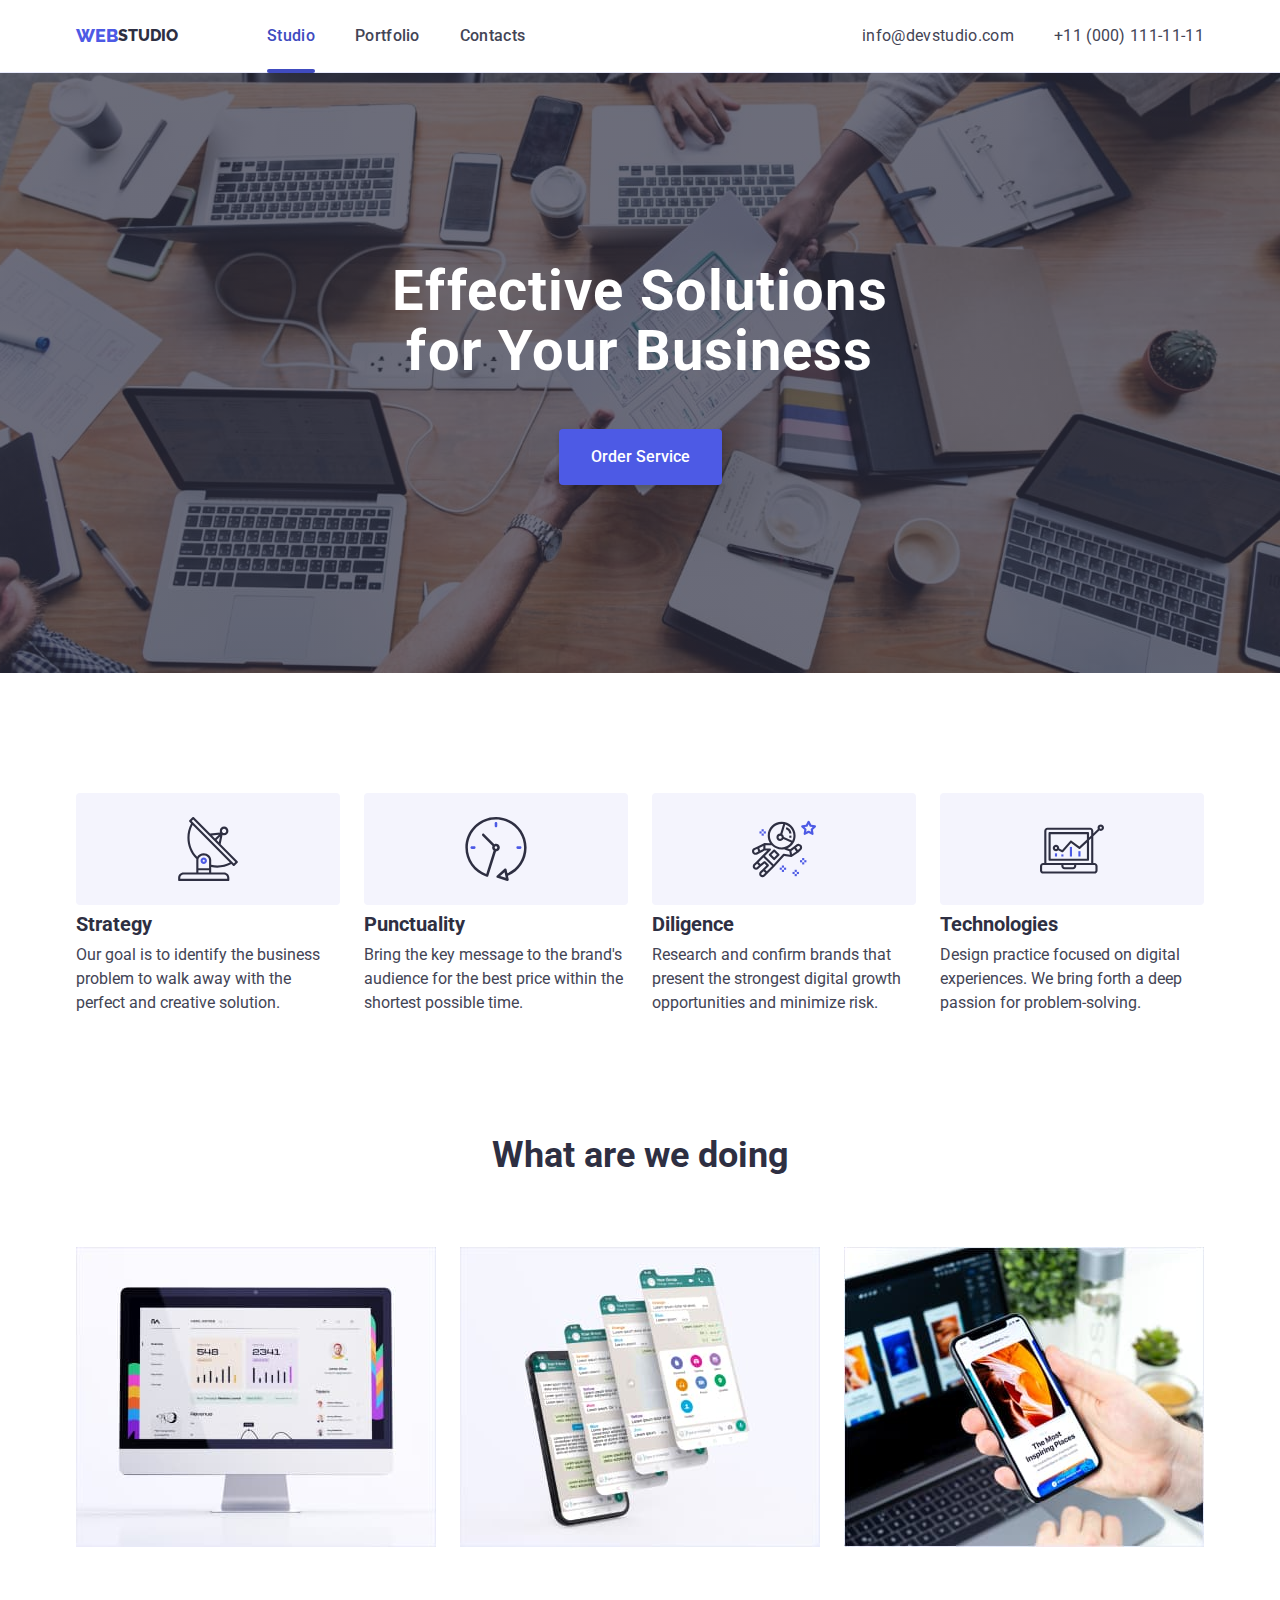
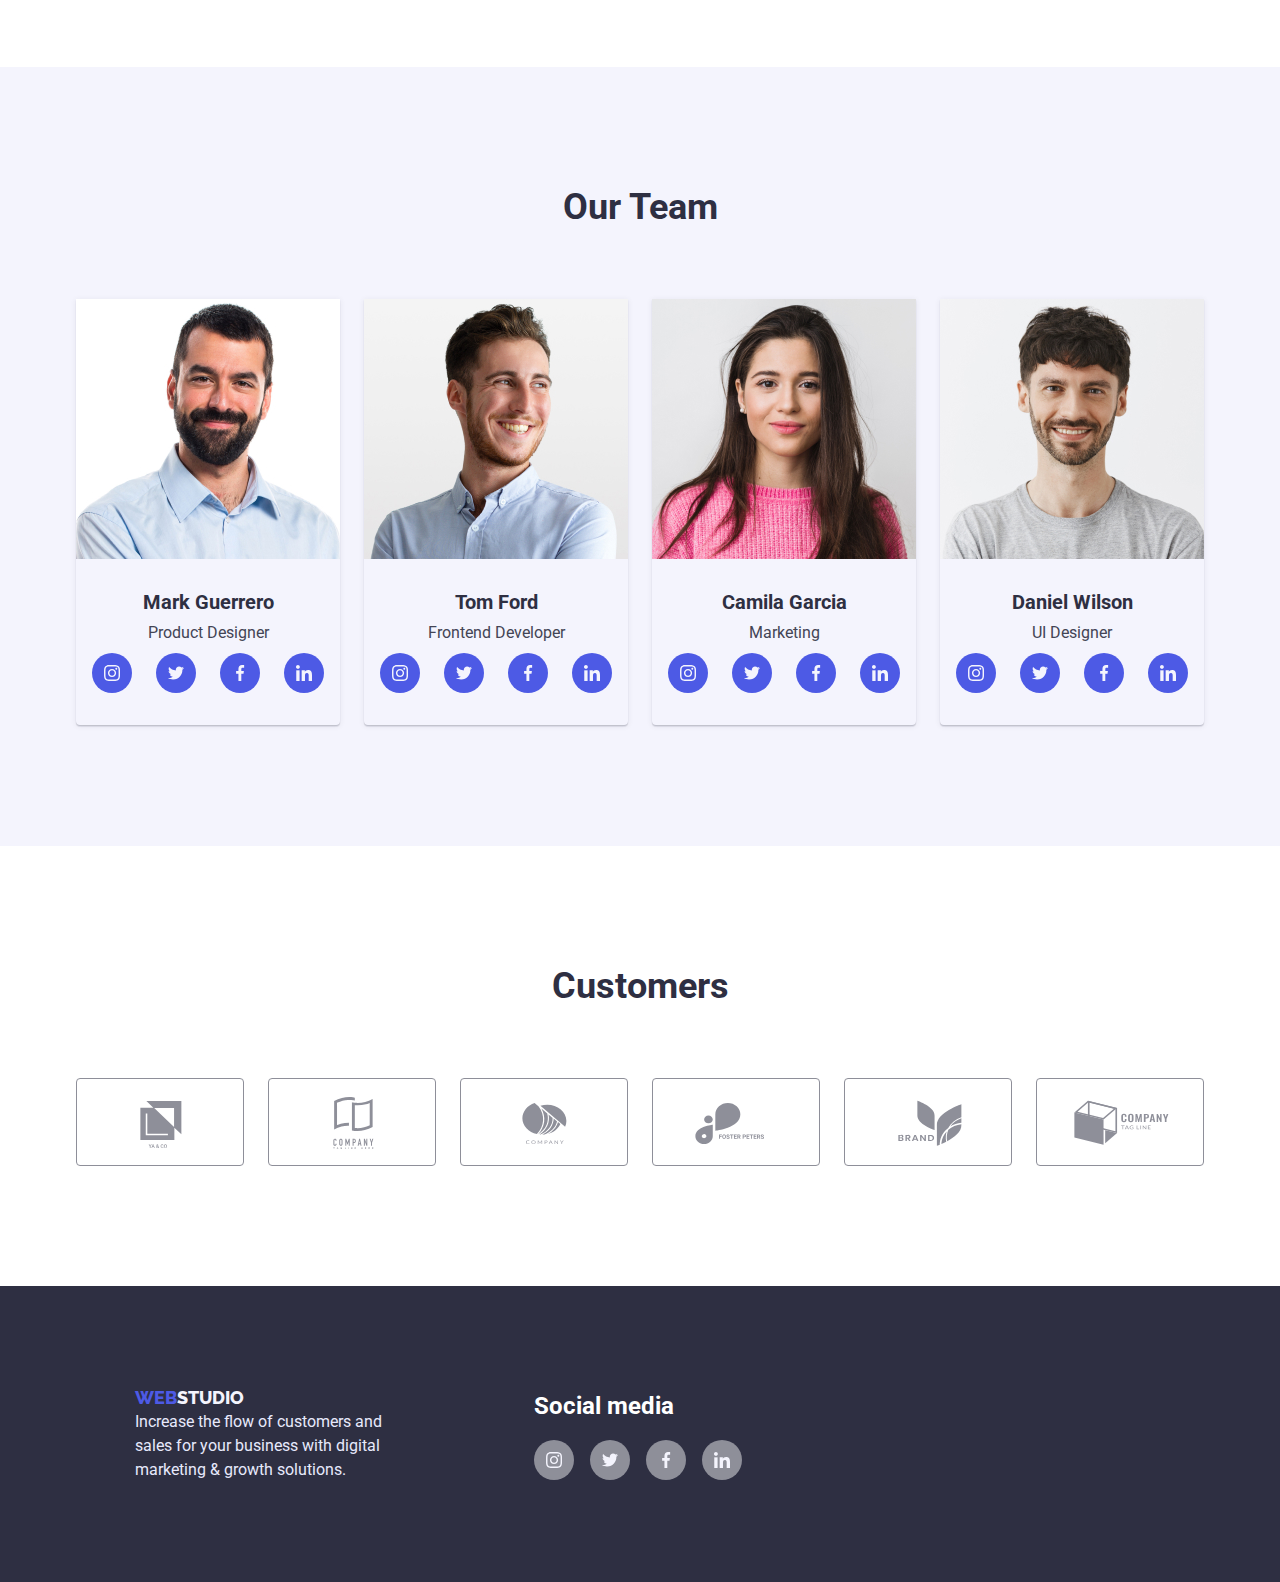
<file: index.html>
<!DOCTYPE html>
<html lang="en">
  <head>
    <meta charset="UTF-8" />
    <meta http-equiv="X-UA-Compatible" content="IE=edge" />
    <meta name="viewport" content="width=device-width, initial-scale=1.0" />
    <title>WebStudio</title>
    <link rel="preconnect" href="https://fonts.googleapis.com" />
    <link rel="preconnect" href="https://fonts.gstatic.com" crossorigin />
    <link
      href="https://fonts.googleapis.com/css2?family=Raleway:wght@800&family=Roboto:wght@400;500;700&display=swap"
      rel="stylesheet"/>
    <link
      rel="stylesheet"
      href="https://cdnjs.cloudflare.com/ajax/libs/modern-normalize/1.1.0/modern-normalize.min.css"/>
    <link rel="stylesheet" href="./css/styles.css" />
  </head>

  <body>
    <!--Header-->
    <header class="page-header">
      <div class="container page-header-container">
        <nav class="navigation">
          <a href="./index.html" class="logo">
            <span class="logo-web">WEB</span>STUDIO</a>
          <ul class="site-nav">
            <li class="site-link"><a href="" class="link current">Studio</a></li>
            <li class="site-link">
              <a href="./portfolio.html" class="link">Portfolio</a>
            </li>
            <li class="site-link"><a href="" class="link">Contacts</a></li>
          </ul>
        </nav>
        <!--Contacts-->
        <address>
          <ul class="site-address">
            <li>
              <a href="mailto:info@devstudio.com" class="address-mail"
                >info@devstudio.com</a>
            </li>
            <li>
              <a href="tel:+110001111111" class="address-phone"
                >+11 (000) 111-11-11</a>
            </li>
          </ul>
        </address>
      </div>
    </header>

    <!--Main-->
    <main>
      <!--HeroSection1-->
      <section class="hero">
      
        <div class="container hero-blok">
          <h1 class="hero-titel">Effective Solutions for Your Business</h1>
          <button data-modal-open type="button" class="main-button">Order Service</button>
        </div>
     
      </section>

      <!--Section2-->
      <section class="section section-work">
        <div class="container">
          <h2 class="visually-hidden">Work Ethics and Adventages</h2>
          <ul class="work-list">
            <li class="work-item item">
              <div class="item-box">
                <svg class="svg-ad" width="64" height="64"> 
                  <use href="./images/symbol-defs.svg#icon-antenna1"> </use>
                </svg> 
              </div>
              <h3 class="team-pics-title">Strategy</h3>
              <p class="section-p">
                Our goal is to identify the business problem to walk away with
                the perfect and creative solution.
              </p>
            </li>

            <li class="work-item item">
              <div class="item-box"> 
                <svg class="svg-ad" width="64" height="64">
                  <use href="./images/symbol-defs.svg#icon-clock1">
                  </use> </svg>
              </div>
              <h3 class="team-pics-title">Punctuality</h3>
              <p class="section-p">
                Bring the key message to the brand's audience for the best price
                within the shortest possible time.
              </p>
            </li>

            <li class="work-item item">
              <div class="item-box">
                <svg class="svg-ad" width="64" height="64">
                 <use href="./images/symbol-defs.svg#icon-astronaut1">
                 </use></svg> 
              </div>
              <h3 class="team-pics-title">Diligence</h3>
              <p class="section-p">
                Research and confirm brands that present the strongest digital
                growth opportunities and minimize risk.
              </p>
            </li>

            <li class="work-item item">
              <div class="item-box"> 
                <svg class="svg-ad" width="64" height="64">
                  <use href="./images/symbol-defs.svg#icon-diagram1">
                  </use></svg>
              </div>
              <h3 class="team-pics-title">Technologies</h3>
              <p class="section-p">
                Design practice focused on digital experiences. We bring forth a
                deep passion for problem-solving.
              </p>
            </li>
          </ul>
        </div>
      </section>

      <!-- Section3-->
      <section class="section section-examp">
        <div class="container">
          <h2 class="section-titel section-discription">What are we doing</h2>
          <ul class="examples">
            <li class="section-examp-pics">
              <img src="./images/img1.jpg" alt="compute screen" width="360" />
            </li>
            <li class="section-examp-pics">
              <img
                src="./images/img2.jpg"
                alt="cell phone screen"
                width="360"
              />
            </li>
            <li class="section-examp-pics">
              <img
                src="./images/img3.jpg"
                alt="cell phone held ih the hand"
                width="360"
              />
            </li>
          </ul>
        </div>
      </section>

      <!--Section4-->
      <section class="section section-team">
        <div class="container container-team">
          <h2 class="section-title section-discription">Our Team</h2>
          <ul class="team">
            <li class="team-pics">
              <img
                src="./images/TeamCart.jpg"
                alt="pictire of a man in mid fourties"
                width="264"/>
              <div class="team-content">
                <h3 class="team-pics-title">Mark Guerrero</h3>
                <p class="section-p">Product Designer</p>
                <ul class="social-media">
              
                  <li class="social-media-list">
                    <a href="#" href="#" class="social-media-link social-media-link-instagram"> 
                      <svg class="social-media-icon" width="16" height="16"> 
                        <use href="./images/symbol-defs.svg#icon-instagram"></use>
                      </svg>
                    </a>
                  </li>
               

                  <li class="social-media-list">
                     <a href="#" href="#" class="social-media-link social-media-link-twitter"> 
                      <svg class="social-media-icon" width="16" height="16"> 
                        <use href="./images/symbol-defs.svg#icon-twitter"></use>
                      </svg>
                    </a>
                  </li>

                  <li class="social-media-list">
                     <a href="#" href="#" class="social-media-link social-media-link-facebook"> 
                      <svg class="social-media-icon" width="16" height="16"> 
                        <use href="./images/symbol-defs.svg#icon-facebook"></use>
                      </svg>
                    </a>
                  </li>

                  <li class="social-media-list">
                     <a href="#" href="#" class="social-media-link social-media-link-linkedin"> 
                      <svg class="social-media-icon" width="16" height="16"> 
                        <use href="./images/symbol-defs.svg#icon-linkedin"></use>
                      </svg>
                    </a>
                  </li>
                </ul>
              </div>
            </li>

            <li class="team-pics">
              <img
                src="./images/TeamCart2.jpg"
                alt="picture of a men in his thirties"
                width="264"/>
              <div class="team-content">
                <h3 class="team-pics-title">Tom Ford</h3>
                <p class="section-p">Frontend Developer</p>
                <ul class="social-media">
                  <li class="social-media-list">
                     <a href="#" class="social-media-link social-media-link-instagram"> 
                      <svg class="social-media-icon" width="16" height="16"> 
                        <use href="./images/symbol-defs.svg#icon-instagram"></use>
                      </svg>
                    </a>
                  </li>

                  <li class="social-media-list">
                     <a href="#" class="social-media-link social-media-link-twitter"> 
                      <svg class="social-media-icon" width="16" height="16"> 
                        <use href="./images/symbol-defs.svg#icon-twitter"></use>
                      </svg>
                    </a>
                  </li>

                  <li class="social-media-list">
                     <a href="#" class="social-media-link social-media-link-facebook"> 
                      <svg class="social-media-icon" width="16" height="16"> 
                        <use href="./images/symbol-defs.svg#icon-facebook"></use>
                      </svg>
                    </a>
                  </li>

                  <li class="social-media-list">
                     <a href="#" class="social-media-link social-media-link-linkedin"> 
                      <svg class="social-media-icon" width="16" height="16"> 
                        <use href="./images/symbol-defs.svg#icon-linkedin"></use>
                      </svg>
                    </a>
                  </li>
                </ul>
              </div>
            </li>

            <li class="team-pics">
              <img
                src="./images/TeamCart3.jpg"
                alt="picture of a women in her thirties"
                width="264"/>
              <div class="team-content">
                <h3 class="team-pics-title">Camila Garcia</h3>
                <p class="section-p">Marketing</p>
                <ul class="social-media">
                  <li class="social-media-list">
                     <a href="#" class="social-media-link social-media-link-instagram"> 
                      <svg class="social-media-icon" width="16" height="16"> 
                        <use href="./images/symbol-defs.svg#icon-instagram"></use>
                      </svg>
                    </a>
                  </li>

                  <li class="social-media-list">
                     <a href="#" class="social-media-link social-media-link-twitter"> 
                      <svg class="social-media-icon" width="16" height="16"> 
                        <use href="./images/symbol-defs.svg#icon-twitter"></use>
                      </svg>
                    </a>
                  </li>

                  <li class="social-media-list">
                     <a href="#" class="social-media-link social-media-link-facebook"> 
                      <svg class="social-media-icon" width="16" height="16"> 
                        <use href="./images/symbol-defs.svg#icon-facebook"></use>
                      </svg>
                    </a>
                  </li>

                  <li class="social-media-list">
                     <a href="#" class="social-media-link social-media-link-linkedin"> 
                      <svg class="social-media-icon" width="16" height="16"> 
                        <use href="./images/symbol-defs.svg#icon-linkedin"></use>
                      </svg>
                    </a>
                  </li>
                </ul>
              </div>
            </li>

            <li class="team-pics">
              <img
                src="./images/TeamCart4.jpg"
                alt="picture of a men in his thirties"
                width="264"/>
              <div class="team-content">
                <h3 class="team-pics-title">Daniel Wilson</h3>
                <p class="section-p">UI Designer</p>
                <ul class="social-media">
                  <li class="social-media-list">
                     <a href="#" class="social-media-link social-media-link-instagram"> 
                      <svg class="social-media-icon" width="16" height="16"> 
                        <use href="./images/symbol-defs.svg#icon-instagram"></use>
                      </svg>
                    </a>
                  </li>

                  <li class="social-media-list">
                     <a href="#" class="social-media-link social-media-link-twitter"> 
                      <svg class="social-media-icon" width="16" height="16"> 
                        <use href="./images/symbol-defs.svg#icon-twitter"></use>
                      </svg>
                    </a>
                  </li>

                  <li class="social-media-list">
                     <a href="#" class="social-media-link social-media-link-facebook"> 
                      <svg class="social-media-icon" width="16" height="16"> 
                        <use href="./images/symbol-defs.svg#icon-facebook"></use>
                      </svg>
                    </a>
                  </li>

                  <li class="social-media-list">
                     <a href="#"class="social-media-link social-media-link-linkedin"> 
                      <svg class="social-media-icon" width="16" height="16"> 
                        <use href="./images/symbol-defs.svg#icon-linkedin"></use>
                      </svg>
                    </a>
                  </li>
                </ul>
              </div>
            </li>
          </ul>
        </div>
      </section>
      <!-- Section5/ Customers-->
      <section class="section">
        <div class="container">
        <h2 class="section-title section-discription">Customers</h2>
        <ul class="customers">

          <li class="customers-list"> 
            <a href="#" class="customers-list-icon"> 
            <svg class="customers-icon" width="104" height="56"> 
              <use href="./images/symbol-defs.svg#icon-Customer1"> 
              </use>
            </svg>
          </a>
          </li>

          <li class="customers-list">
             <a href="#" class="customers-list-icon"> 
              <svg class="customers-icon" width="104" height="56">
                <use href="./images/symbol-defs.svg#icon-Customer2"> 
                </use> 
              </svg>
              </a>
               </li>

          <li class="customers-list">
             <a href="#" class="customers-list-icon"> 
              <svg class="customers-icon" width="104" height="56">
                <use href="./images/symbol-defs.svg#icon-Customer3"> 
                </use>  
              </svg>
             </a>
               </li>

          <li class="customers-list">
             <a href="#" class="customers-list-icon"> 
              <svg class="customers-icon" width="104" height="56"> 
                <use href="./images/symbol-defs.svg#icon-Customer4"> 
                </use> 
              </svg>
              </a>
               </li>

          <li class="customers-list">
             <a href="#" class="customers-list-icon"> 
              <svg class="customers-icon" width="104" height="56">
                <use href="./images/symbol-defs.svg#icon-Customer5"> 
                </use>  
              </svg>
              </a>
               </li>

          <li class="customers-list">
             <a href="#" class="customers-list-icon"> 
              <svg class="customers-icon" width="104" height="56">
                <use href="./images/symbol-defs.svg#icon-Customer6"> 
                </use>  
              </svg>
              </a>
               </li>
        </ul>
      </div>
      </section>
    </main>
     <!-- Modal-->

    <div class="backdrop is-hidden" data-modal>
      <div class="modal">
          <button data-modal-close type="button" class="modal-btn"> 
          <svg class="modal-btn-svg" width="8" height="8">
            <use href="./images/symbol-defs.svg#icon-btn-modal-1"> 
            </use>
          </svg>
        </button>
      </div>
    </div>
    <!-- Footer-->
    <footer class="page-footer">
      <div class="container footer-container">
        <a href="./index.html" class="footer logo">
          <span class="logo-web">WEB</span>
          <span class="logo-studio">STUDIO</span></a>
        <p class="footer-p">
          Increase the flow of customers and sales for your business with
          digital marketing & growth solutions.
        </p>
      </div>
      
      <div class="social-media-wrapper">
        <h2 class="footer-section-title"> Social media</h2>
        <ul class="footer-social-media">
          <li class="footer-list">
            <a href="#" class="social-media-link social-media-link-instagram"> 
              <svg class="social-media-icon" width="40" height="40"> 
                <use href="./images/symbol-defs.svg#icon-instagram"></use>
              </svg>
            </a> 
          </li>

          <li class="footer-list">
            <a href="#" class="social-media-link social-media-link-twitter"> 
              <svg class="social-media-icon" width="40" height="40"> 
                <use href="./images/symbol-defs.svg#icon-twitter"></use>
              </svg>
            </a>
          </li>

          <li class="footer-list">
            <a href="#" class="social-media-link social-media-link-facebook"> 
              <svg class="social-media-icon" width="40" height="40"> 
                <use href="./images/symbol-defs.svg#icon-facebook"></use>
              </svg>
            </a>
          </li>

          <li class="footer-list">
            <a href="#"class="social-media-link social-media-link-linkedin"> 
              <svg class="social-media-icon" width="40" height="40"> 
                <use href="./images/symbol-defs.svg#icon-linkedin"></use>
              </svg>
            </a>
          </li>
        </ul>
      </div>
    </footer>
    <script src="./js/modal.js"></script>
  </body>
</html>
</file>
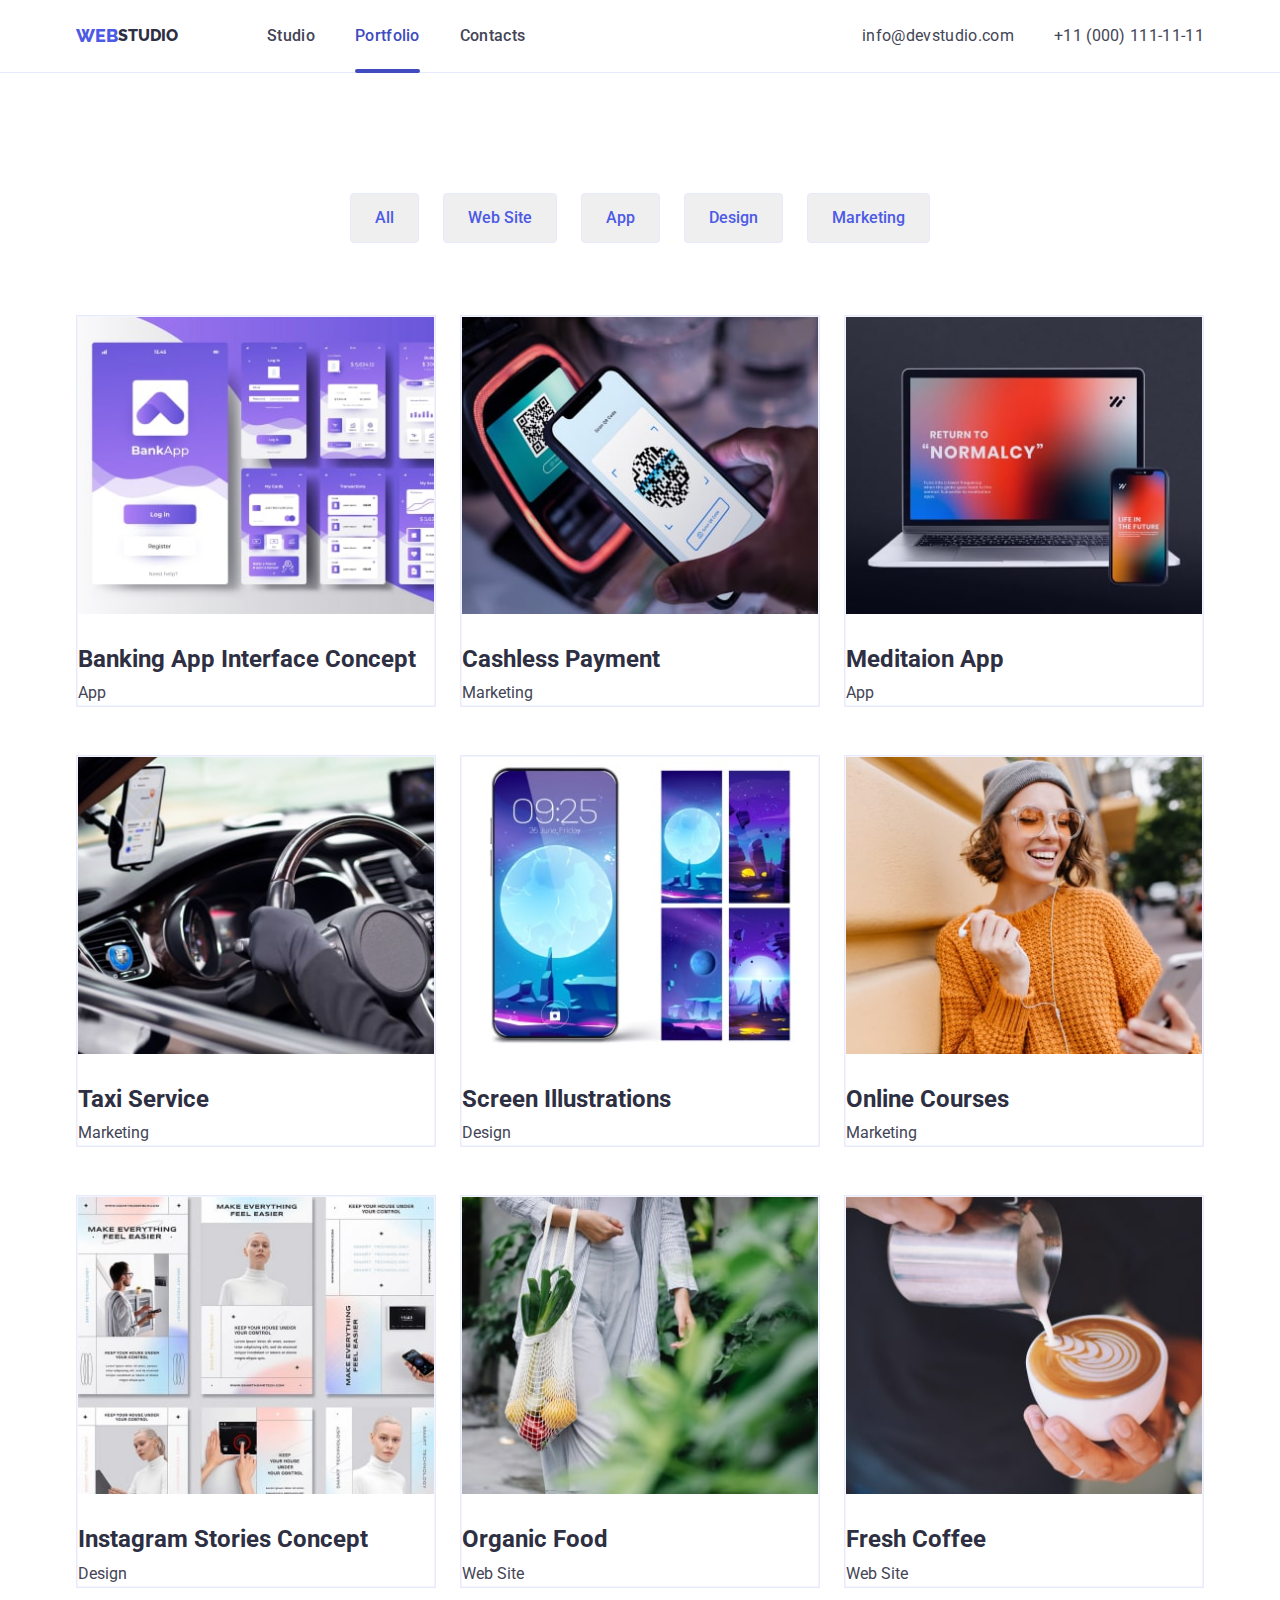
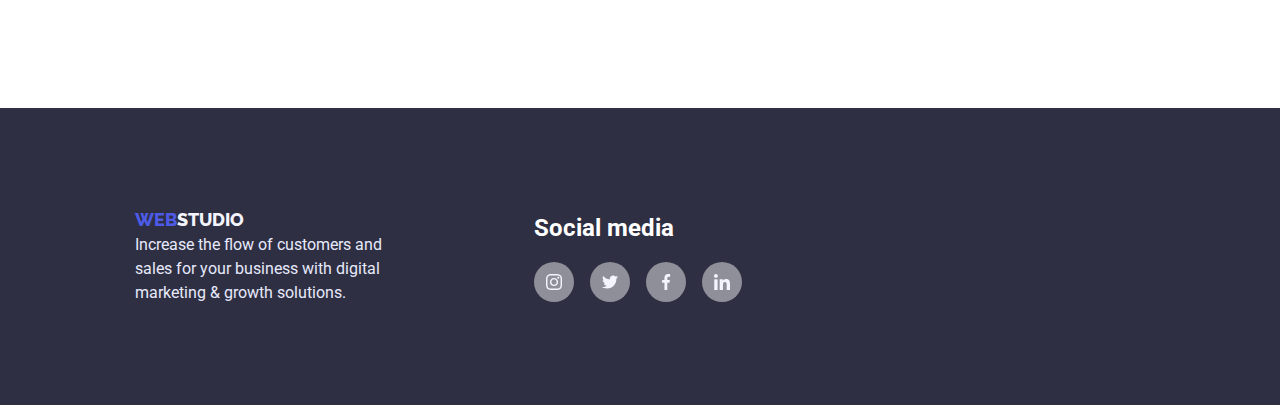
<file: portfolio.html>
<!DOCTYPE html>
<html lang="en">
<head>
<meta charset="UTF-8">
<meta http-equiv="X-UA-Compatible" content="IE=edge">
<meta name="viewport" content="width=device-width, initial-scale=1.0">
<title>WebStudio</title>
<link rel="preconnect" href="https://fonts.googleapis.com">
<link rel="preconnect" href="https://fonts.gstatic.com" crossorigin>
<link href="https://fonts.googleapis.com/css2?family=Roboto:wght@400;500;700&display=swap" rel="stylesheet">
<link rel="preconnect" href="https://fonts.googleapis.com">
<link rel="preconnect" href="https://fonts.gstatic.com" crossorigin>
<link href="https://fonts.googleapis.com/css2?family=Raleway:wght@800&family=Roboto:wght@400;500;700&display=swap" rel="stylesheet">
<link rel="stylesheet" href="https://cdnjs.cloudflare.com/ajax/libs/modern-normalize/1.1.0/modern-normalize.min.css">
<link rel="stylesheet" href="./css/styles.css">
</head>
<body>
    <!--Header-->
<header class="page-header">
    <div class="container page-header-container">
        <nav class="navigation">
            <a href="./index.html" class="logo">
                <span class="logo-web">WEB</span>STUDIO</a>
          <ul class="site-nav">
              <li class="site-link"><a href="" class="link">Studio</a> </li>
              <li class="site-link"><a href="" class="link current">Portfolio</a> </li>
              <li class="site-link"><a href="" class="link">Contacts</a> </li>
          </ul>
        </nav>
          <!--Contacts-->
          <address>
              <ul class="site-address">
                 <li>
                    <a href="mailto:info@devstudio.com" class="address-mail">info@devstudio.com</a>
                 </li>
                 <li>
                  <a href="tel:+110001111111" class="address-phone">+11 (000) 111-11-11</a>
                 </li>
              </ul>
          </address>
        </div>  
    </header>
    <!-- Main -->
    <main>
     <section class=" section section-container">
        <div class="container container-scrol">
          <!--Section-->
        <h1 class="visually-hidden">Portfolio</h1>
            <ul class="scrol">
                <li class="scrol-btn"><button type="button" 
                    class="secondary-button">All</button></li>
                <li class="scrol-btn"><button type="button" 
                    class="secondary-button">Web Site</button></li>
                <li class="scrol-btn"><button type="button" 
                    class="secondary-button">App</button></li>
                <li class="scrol-btn"><button type="button" 
                    class="secondary-button">Design</button></li>
                <li class="scrol-btn"><button type="button"
                     class="secondary-button">Marketing</button></li>
            </ul>
       

        <ul class="container-apps">
            <li class="apps-image">
              <a href="#" class="portfolio-app-link">
              <div class="portfolio-img-wrapper">
                <img src="./images/imgrow1-1-min.jpg"
                alt="mobile app"
                width="360"
                height="300">
                <p class="portfolio-overlay">
                  14 Stylish and User-Friendly App Design Concepts ·
                   Task Manager App · Calorie Tracker App · 
                   Exotic Fruit Ecommerce App · Cloud Storage App
                  </p>
              </div>
                <div class="apps-content">
                    <h2 class="section-title-apps section-title">Banking App Interface Concept</h2>
                        <p class="section-p">App</p>
                    </div>
                  </a>
            </li>

          
            <li class="apps-image">
              <a href="#" class="portfolio-app-link">
              <div class="portfolio-img-wrapper">
                <img src="./images/imgrow1-2-min.jpg
                " alt="mobile phone"
                width="360"
                height="300">
                <p class="portfolio-overlay">
                  14 Stylish and User-Friendly App Design Concepts ·
                   Task Manager App · Calorie Tracker App · 
                   Exotic Fruit Ecommerce App · Cloud Storage App
                  </p>
              </div>
                <div class="apps-content">
                    <h2 class="section-title-apps section-title">Cashless Payment </h2>
                        <p class="section-p">Marketing</p>
                </div>
              </a>
            </li>

            <li class="apps-image">
              <a href="#" class="portfolio-app-link">
              <div class="portfolio-img-wrapper">
                <img src="./images/imgrow1-3-min.jpg"
                 alt="computer screen"
                 width="360"
                 height="300">
                 <p class="portfolio-overlay">
                  14 Stylish and User-Friendly App Design Concepts ·
                   Task Manager App · Calorie Tracker App · 
                   Exotic Fruit Ecommerce App · Cloud Storage App
                  </p>
              </div>
                 <div class="apps-content">
                    <h2 class="section-title-apps section-title">Meditaion App</h2>
                        <p class="section-p">App</p>
                    </div>  
                  </a>    
            </li>
           
            <li class="apps-image">
              <a href="#" class="portfolio-app-link">
              <div class="portfolio-img-wrapper">
                <img src="./images/imgrow2-1-min.jpg"
                 alt="taxi service"
                 width="360"
                 height="300">
                 <p class="portfolio-overlay">
                  14 Stylish and User-Friendly App Design Concepts ·
                   Task Manager App · Calorie Tracker App · 
                   Exotic Fruit Ecommerce App · Cloud Storage App
                  </p>
              </div>
                 <div class="apps-content">
                    <h2 class="section-title-apps section-title">Taxi Service</h2>
                        <p class="section-p">Marketing</p>
                    </div> 
                  </a>  

            </li>
            <li class="apps-image">
              <a href="#" class="portfolio-app-link">
              <div class="portfolio-img-wrapper">
                <img src="./images/imgrow2-2-min.jpg"
                 alt="mobile app"
                 width="360"
                 height="300">
                 <p class="portfolio-overlay">
                  14 Stylish and User-Friendly App Design Concepts ·
                   Task Manager App · Calorie Tracker App · 
                   Exotic Fruit Ecommerce App · Cloud Storage App
                  </p>
              </div>
                 <div class="apps-content"> 
                    <h2 class="section-title-apps section-title">Screen Illustrations</h2>
                        <p class="section-p">Design</p>
                    </div>
                  </a>
            </li>

            <li class="apps-image"> 
              <a href="#" class="portfolio-app-link">
              <div class="portfolio-img-wrapper">
                <img src="./images/imgrow2-3-min.jpg" 
                alt="online Courses"
                width="360"
                 height="300">
                 <p class="portfolio-overlay">
                  14 Stylish and User-Friendly App Design Concepts ·
                   Task Manager App · Calorie Tracker App · 
                   Exotic Fruit Ecommerce App · Cloud Storage App
                  </p>
              </div>
                 <div class="apps-content">
                    <h2 class="section-title-apps section-title">Online Courses</h2>
                        <p class="section-p">Marketing</p>
                    </div>
                  </a>
            </li>
       
       
            <li class="apps-image">
              <a href="#" class="portfolio-app-link">
              <div class="portfolio-img-wrapper">
                <img src="./images/imgrow3-1-min.jpg"
                 alt="instagram stories"
                 width="360"
                 height="300">
                 <p class="portfolio-overlay">
                  14 Stylish and User-Friendly App Design Concepts ·
                   Task Manager App · Calorie Tracker App · 
                   Exotic Fruit Ecommerce App · Cloud Storage App
                  </p>
              </div>
                 <div class="apps-content">
                    <h2 class="section-title-apps section-title">Instagram Stories Concept</h2>
                        <p class="section-p">Design</p>
                    </div>
                  </a>
            </li>

            <li class="apps-image">
              <a href="#" class="portfolio-app-link">
              <div class="portfolio-img-wrapper">
                <img src="./images/imgrow3-2-min.jpg"
                 alt="fruits"
                 width="360"
                 height="300">
                 <p class="portfolio-overlay">
                  14 Stylish and User-Friendly App Design Concepts ·
                   Task Manager App · Calorie Tracker App · 
                   Exotic Fruit Ecommerce App · Cloud Storage App
                  </p>
              </div>
                 <div class="apps-content">
                    <h2 class="section-title-apps section-title">Organic Food</h2>
                        <p class="section-p">Web Site</p>
                    </div>
                  </a>
            </li>

            <li class="apps-image">
              <a href="#" class="portfolio-app-link">
              <div class="portfolio-img-wrapper">
                <img src="./images/imgrow3-3-min.jpg"
                 alt="coffee in the cup"
                width="360"
                 height="300">
                 <p class="portfolio-overlay">
                  14 Stylish and User-Friendly App Design Concepts ·
                   Task Manager App · Calorie Tracker App · 
                   Exotic Fruit Ecommerce App · Cloud Storage App
                  </p>
              </div>
                 <div class="apps-content"> 
                    <h2 class="section-title-apps section-title">Fresh Coffee</h2>
                        <p class="section-p">Web Site</p>
                    </div>
                  </a>
            </li>
        </ul>
    </div>
    </section>

    </main>
      <!-- Footer-->
      <footer class="page-footer">
        <div class="container footer-container"> 
        <a href="./index.html" class="footer-logo"> 
        <span class="logo-web">WEB</span><span class="logo-studio">STUDIO</span></a>
      </a>
        <p class="footer-p">Increase the flow of customers and sales for your business with digital marketing & growth solutions.</p>
       </div>
       
       <div class="social-media-wrapper">
        <h2 class="footer-section-title"> Social media</h2>
        <ul class="footer-social-media">
          <li class="footer-list">
            <a href="#" class="social-media-link social-media-link-instagram"> 
              <svg class="social-media-icon" width="40" height="40"> 
                <use href="./images/symbol-defs.svg#icon-instagram"></use>
              </svg>
            </a> 
          </li>

          <li class="footer-list">
            <a href="#" class="social-media-link social-media-link-twitter"> 
              <svg class="social-media-icon" width="40" height="40"> 
                <use href="./images/symbol-defs.svg#icon-twitter"></use>
              </svg>
            </a>
          </li>

          <li class="footer-list">
            <a href="#" class="social-media-link social-media-link-facebook"> 
              <svg class="social-media-icon" width="40" height="40"> 
                <use href="./images/symbol-defs.svg#icon-facebook"></use>
              </svg>
            </a>
          </li>

          <li class="footer-list">
            <a href="#"class="social-media-link social-media-link-linkedin"> 
              <svg class="social-media-icon" width="40" height="40"> 
                <use href="./images/symbol-defs.svg#icon-linkedin"></use>
              </svg>
            </a>
          </li>
        </ul>
      </div> 
    </footer>
</body>
</html>
</file>
<file: css/styles.css>
html {
  box-sizing: border-box;
}
*,
*::before,
*::after {
  box-sizing: inherit;
}

p.a {
  font-family: 'Roboto', sans-serif;
}
p.a {
  font-family: 'Raleway', sans-serif;
}

/*Primary Brand color(normal)CTAs
Focused
Active states
Links  color: #4D5AE5*/
/*Pressed state (hover) color #404BBF*/
/*Overlays Shadows Headings #2E2F42*/
/*-text-color:#434455*/
/*Subtle Text Helper text Deemphasized text #8E8F99
/*Accent color Hairlines Subtle backgrounds #E7E9FC*/
/*Light mode backgrounds Light mode Dialogs/alerts #F4F4FD*/
/*Overlay #2E2F42*/
/*Hero image background #2E2F42 */

:root {
  --hero-background-color: #2e2f42;
  --text-color: #434455;
  --headings-color: #2e2f42;
  --hover-color: #404bbf;
  --link-color: #4d5ae5;
  --background-color: #e5e5e5;
  --lolg-studio-color: #f4f4fd;
  --footer-text-color: #e7e9fc;
  --main-color: #ffffff;
  --border-color: #8e8f99;
  --hover-green: #31d0aa;
}
/* .container {
  margin-left: auto;  
  margin-right: auto;
  width: 1128px;
  padding-right: 15px;
  padding-left: 15px;
} */
h1,
h2,
h3,
h4,
h5,
h6,
p,
ul,
ol {
  margin: 0;
  padding: 0;
}

img,
svg {
  display: block;
  max-width: 100%;
  height: auto;
}
button {
  cursor: pointer;
}

.section {
  padding: 120px 0;
}

/* Header */

.page-header .container {
  display: flex;
  flex-wrap: wrap;
  align-items: center;
  justify-content: space-between;
}

.page-header {
  color: var(--lolg-studio-color);
  border-bottom: 1px solid var(--footer-text-color);
}

.container {
  max-width: 1158px;
  padding: 0 15px;
  margin: 0 auto;
}

.container .contaener-team {
  margin: 120px;
}

/* Logo */
.logo {
  position: relative;
  color: var(--headings-color);
  font-family: 'Raleway';
  font-style: normal;
  font-weight: 800;
  line-height: 24px;
  text-decoration: none;

  display: flex;
  flex-direction: row;
  align-items: center;

  width: 115px;
  height: 24px;
}

.logo-web {
  color: var(--link-color);
  font-family: 'Raleway';
  font-style: normal;
  font-weight: 800;
  font-size: 18px;
  line-height: 24px;
  text-decoration: none;
}
/* Navigation */
.link {
  position: relative;
  font-weight: 500;
  font-size: 16px;
  line-height: 24px;

  padding: 24px 0;

  letter-spacing: 0.02em;
  color: var(--text-color);
  text-decoration: none; 
}

.site-nav .link:hover,
.site-nav .link:focus {
  color: var(--hover-color);
  transition: color 250ms cubic-bezier(0.4, 0, 0.2, 1);
}

ul {
  list-style: none;
}

.site-link {
  padding: 24px 0;
  display: block;
}
.site-nav {
  display: flex;
  flex-direction: row;
  align-items: flex-start;
  padding: 0px;
  gap: 40px;
  margin-left: 76px;
}

.navigation,
.site-nav {
  display: flex;
  flex-direction: row;
  align-items: center;
}

.current {
  color: var(--hover-color);
}

.current::after {
  content: '';
  display: block;
  position: absolute;
  bottom: 0;
  left: 0;
  width: 100%;
  height: 4px;
  background-color: var(--hover-color);
  border-radius: 2px;
  bottom: -4px;
  left: 0;

}

/* Addres */
.site-address .address-mail {
  font-style: normal;
  font-weight: 400;
 
  line-height: 1.5;
  letter-spacing: 0.02em;
  color: var(--text-color);
  text-decoration: none;
  
}

.site-address .address-mail:hover,
.site-address .address-mail:focus {
  color: var(--hover-color);
  transition: color 250ms cubic-bezier(0.4, 0, 0.2, 1);
}

.site-address .address-phone {
  font-style: normal;
  line-height: 1.5;
  letter-spacing: 0.02em;
  color: var(--text-color);
  text-decoration: none;
  
}

.site-address .address-phone:hover,
.site-address .address-phone:focus {
  color: var(--hover-color);
  transition: color 250ms cubic-bezier(0.4, 0, 0.2, 1);
}

.site-address {
  display: flex;
  flex-direction: row;
  justify-content: flex-end;
  align-items: center;
  gap: 40px;
}

/* HeroSection1 */
.hero {
  text-align: center;
  padding: 188px 0;
  background-color: var(--hero-background-color);
  background-image: linear-gradient(
      rgba(46, 47, 66, 0.7),
      rgba(46, 47, 66, 0.7)
    ),
    url(../images/people-office.jpg);
  margin-left: auto;
  margin-right: auto;
  margin-top: auto;
  max-width: 1440px;
  background-repeat: no-repeat;
  background-position: center;
  background-size: cover;
}

.hero-blok {
  display: flex;
  flex-direction: column;
  align-items: center;
}
.hero-titel {
  font-size: 56px;
  line-height: 60px;
  color: var(--main-color);
  text-align: center;
  letter-spacing: 0.02em;
  max-width: 496px;
  margin-bottom: 48px;
}

/* Main Button */
.main-button {
  border: none;
  font-weight: 500;
  font-size: 16px;
  line-height: 24px;
  color: var(--main-color);
  background-color: var(--link-color);
  box-shadow: 0px 4px 4px rgba(0, 0, 0, 0.15);
  border-radius: 4px;
  padding: 16px 32px;
  text-align: center;
  transition: background-color 250ms cubic-bezier(0.4, 0, 0.2, 1);
}

.hero .main-button:hover,
.hero .main-button:focus {
  background: var(--hover-color);
  box-shadow: 0px 4px 4px rgba(0, 0, 0, 0.15);
  border-radius: 4px;
  transition: color 250ms cubic-bezier(0.4, 0, 0.2, 1);
}

/* Main */
/* Section2 */
body {
  font-family: Roboto, Georgia, 'Times New Roman', Times, sans-serif;
}

.section-discription .section-title {
  color: var(--headings-color);
}

.section-p {
  line-height: 1.5;
  color: var(--text-color);
}

.section-work {
  padding-bottom: 0;
}

.work-list {
  display: flex;
  gap: 24px;

  flex-wrap: wrap;
  width: 100%;
}

.work-item {
  flex-basis: calc((100% - 72px) / 4);
}

.item-box {
  display: flex;
  background-color: var(--lolg-studio-color);
  border-radius: 4px;
  margin-bottom: 8px;
  justify-content: center;
  align-items: center;

  height: 112px;
}

.team-pics-title {
  margin-bottom: 8px;
}

.svg-ad {
  display: block;
  object-fit: fill;
  fill: currentColor;
}

/*  Section 3 */

.section-discription {
  text-align: center;
  margin-bottom: 72px;
  color: var(--headings-color);
}
.team-pics-title {
  font-size: 20px;
  line-height: 1.11;

  margin-bottom: 8px;
  color: var(--headings-color);
}

.examples {
  display: flex;
  gap: 24px;
  flex-wrap: wrap;
  align-items: center;
}

.section-examp-pics {
  flex-basis: calc((100% - 48px) / 3);
}

/* Section 4 */
.section .section-team {
  background-color: var(--lolg-studio-color);
  height: 732px;
  margin: 120px;
}
.section-team {
  background: var(--lolg-studio-color);
}

.section-discription {
  font-size: 36px;
  line-height: 40px;
}

.team {
  display: flex;
  gap: 24px;
  flex-direction: row;
  flex-wrap: wrap;
}

.team-pics {
  flex-basis: calc((100% - 72px) / 4);
  text-align: center;
  box-shadow: 0px 1px 6px rgba(46, 47, 66, 0.08),
    0px 1px 1px rgba(46, 47, 66, 0.16), 0px 2px 1px rgba(46, 47, 66, 0.08);
  border-radius: 0px 0px 4px 4px;
  min-width: 250px;
}
.section-team {
  border-bottom: 1px solid var(--lolg-studio-color);
}

.team-content {
  padding: 32px 16px;
  overflow: hidden;
}

.social-media {
  display: flex;
  padding: 0;
  margin-top: 8px;
  gap: 24px;
  flex-direction: row;
  justify-content: center;

  width: 232px;
  height: 40px;
}

.social-media-list {
  flex-basis: calc((100% - 72px) / 4);
  background-color: var(--link-color);
  border-radius: 50%;
  justify-content: center;
  align-items: center;
  transition: color;
}

.social-media-icon {
  display: inline-block;
  width: 1em;
  height: 1em;
  stroke-width: 0;
  stroke: currentColor;
  fill: currentColor;
}
.social-media-link {
  display: flex;
  width: 40px;
  height: 40px;
  border-radius: 50%;
  align-items: center;
  justify-content: center;
  transition: background-color 250ms cubic-bezier(0.4, 0, 0.2, 1);
}

.social-media-link:hover,
.social-media-link:focus {
  background-color: var(--hover-color);
  
}

/* Section5 Customers*/

.customers {
  display: flex;
  padding: 0;
  margin: 0;
  gap: 24px;
  flex-direction: row;
  align-items: center;
  justify-content: center;
}

.customers-list {
  flex-basis: calc((100% - 120px) / 6);
  align-items: center;
  justify-content: center;
  width: 168px;
  height: 88px;
}

.customers-list-icon {
  display: flex;
  align-items: center;
  justify-content: center;

  width: 100%;
  height: 100%;
  color: var(--border-color);
  border: 1px solid var(--border-color);
  border-radius: 4px;
  transition: color 250ms cubic-bezier(0.4, 0, 0.2, 1);
}

.customers-list-icon:hover .customers-icon {
  fill: var(--hover-color);
}

.customers-list-icon:focus .customers-icon {
  fill: var(--hover-color);
}
.customers-list-icon:hover,
.customers-list-icon:focus {
  color: var(--hover-color);
  outline: none;
}

.customers-list-icon:hover,
.customers-list-icon:focus {
  border-color: var(--hover-color);
  outline: none;
}

.customers-icon {
  display: inline-block;
  object-fit: fill;
  fill: currentColor;
  transition: fill 250ms cubic-bezier(0.4, 0, 0.2, 1);
}

.customers-list {
  display: flex;
  align-items: center;
  justify-content: center;
}

/* Scrol Portfolio */

.secondary-button {
  font-weight: 500;
  font-size: 16px;
  line-height: 1.5;
  padding: 12px 24px;

  color: var(--link-color);
  border: 1px solid var(--footer-text-color);
  border-radius: 4px;
}

.section .secondary-button:hover,
.section .secondary-button:focus {
  background: var(--hover-color);
  box-shadow: 0px 3px 1px rgba(0, 0, 0, 0.1), 0px 2px 1px rgba(0, 0, 0, 0.08),
    0px 2px 2px rgba(0, 0, 0, 0.12);
  border-radius: 4px;
  color: var(--main-color);
  transition: color 250ms cubic-bezier(0.4, 0, 0.2, 1);
}

.container .container-scrol {
  background-color: var(--main-color);
}
.scrol {
  display: flex;
  gap: 24px;
  align-items: center;
  justify-content: center;
  margin-bottom: 72px;
}

/* Apps */

h2.section-title-apps .section-title {
  font-weight: 500;
  font-size: 20px;
  line-height: 1.2;
  color: var(--headings-color);
}

.container-apps {
  display: flex;
  gap: 48px 24px;
  flex-wrap: wrap;
}

.apps-image {
  max-width: 360px;
  background-color: var(--main-color);
  border: 1px solid var(--footer-text-color);
  transition-property: box-shadow;
  transition-duration: 250ms;
  transition-timing-function: cubic-bezier(0.4, 0, 0.2, 1);
 overflow: hidden;
}

.section-title-apps {
  margin-bottom: 8px;
  margin-top: 32px;
  color: var(--headings-color);
}

.apps-image {
  flex-basis: calc((100% - 48px) / 3);
}


.portfolio-app-link:hover .portfolio-overlay,
.portfolio-app-link:focus .portfolio-overlay {
  transform: translate(0, 0);
  opacity: 1;
  
}

 .portfolio-app-link:hover,
 .portfolio-app-link:focus {
box-shadow: 0px 1px 6px rgba(46, 47, 66, 0.08), 
0px 1px 1px rgba(46, 47, 66, 0.16), 
0px 2px 1px rgba(46, 47, 66, 0.08);
border-radius: 4px;

}


.portfolio-app-link {
  display: block;
  text-decoration: none;
  border: 1px solid var(--lolg-studio-color);
  transition: color 250ms cubic-bezier(0.4, 0, 0.2, 1);
}

.visually-hidden {
  position: absolute;
  top: -150%;
  z-index: -100;
  width: 0;
  height: 0;
  opacity: 0;
  visibility: hidden;
  user-select: none;
  pointer-events: none;
  cursor: none;
  margin: 0;
  padding: 0;
  overflow: hidden;
  border: none;
  outline: none;
  white-space: nowrap;
}

/* Portfolio- Overlay*/

.portfolio-img-wrapper {
  position: relative;
  overflow: hidden;
 
}

.portfolio-overlay {
  position: absolute;
  top: 0;
  left: 0;
  line-height: 1.5;
  width: 100%;
  height: 100%;
  overflow: auto;
  transform: translate(0, 100%);
  transition: transform 250ms cubic-bezier(0.4, 0, 0.2, 1);
  opacity: 0;

  color: var(--lolg-studio-color);
  padding: 40px 32px 164px 32px;
  background-color: var(--link-color);
}

/* Modal*/

.backdrop {
  position: fixed;
  top: 0;
  left: 0;
  width: 100%;
  height: 100%;
  background-color: rgba(46, 47, 66, 0.4);

  transition: opacity 250ms cubic-bezier(0.4, 0, 0.2, 1),
    visibility 250ms cubic-bezier(0.4, 0, 0.2, 1);
}

.is-hidden {
  opacity: 0;
  visibility: hidden;
  pointer-events: none;
}

.backdrop.is-hidden .modal {
  transform: translate(-50%, -50%) scale(0.8);
}
.modal {
  position: absolute;
  top: 50%;
  left: 50%;
  transform: translate(-50%, -50%);

  min-width: 408px;
  min-height: 576px;
  background-color: var(--main-color);
  box-shadow: 0px 1px 1px rgba(0, 0, 0, 0.14), 0px 1px 3px rgba(0, 0, 0, 0.12),
    0px 2px 1px rgba(0, 0, 0, 0.2);
  border-radius: 4px;
  transition: transform 250ms cubic-bezier(0.4, 0, 0.2, 1);
}

.modal-btn {
  position: absolute;
  top: 24px;
  right: 24px;
  display: flex;
  justify-content: center;
  align-items: center;

  width: 24px;
  height: 24px;
  border-radius: 50%;
  padding: 0;
  cursor: pointer;

  background: var(--footer-text-color);
  border: 1px solid rgba(0, 0, 0, 0.1);
  transition-property: background-color 250ms cubic-bezier(0.4, 0, 0.2, 1); 
}

.modal-btn:hover,
.modal-btn:focus {
  background-color: var(--hover-color);
  border-radius: 50%;
  transition: color 250ms cubic-bezier(0.4, 0, 0.2, 1);
}

.modal-btn-svg {
  display: inline-block;
  width: 1em;
  height: 1em;
  stroke-width: 0;
  stroke: currentColor;
  fill: currentColor;
  width: 8px;
  height: 8px;
  
}

.modal-btn-svg:hover,
.modal-btn-svg:focus {
  fill: var(--main-color);
  transition: color 250ms cubic-bezier(0.4, 0, 0.2, 1);

}

/* Footer */
.logo-studio {
  color: var(--lolg-studio-color);
  width: 71px;
  height: 22px;

  font-family: 'Raleway';
  font-style: normal;
  font-weight: 800;
  font-size: 18px;
  line-height: 21px;
  text-decoration: none;
}
.footer-logo {
  text-decoration: none;
}
.logo-web {
  text-decoration: none;
}
.page-footer {
  background: var(--hero-background-color);
  color: var(--footer-text-color);
  line-height: 24px;

  display: flex;
  flex-wrap: wrap;
  align-items: center;
}

.footer-p {
  max-width: 264px;
}

.footer-section-title {
  color: var(--main-color);
  line-height: 1.5;
}
.footer-social-media {
  display: flex;
  padding: 0;
  margin-top: 16px;
  gap: 16px;
  flex-direction: row;
  width: 208px;
  height: 40px;
}

.footer-list {
  flex-basis: calc((100% - 48px) / 4);
  width: 40px;
  height: 40px;
  border-radius: 50%;
}
.footer-list .social-media-link {
  background-color: var(--border-color);
  transition: color 250ms cubic-bezier(0.4, 0, 0.2, 1);
}
.footer-list .social-media-link:hover,
.footer-list .social-media-link:focus {
  background-color: var(--hover-green);
}

.footer-container {
  margin: 100px 120px;
}
</file>
